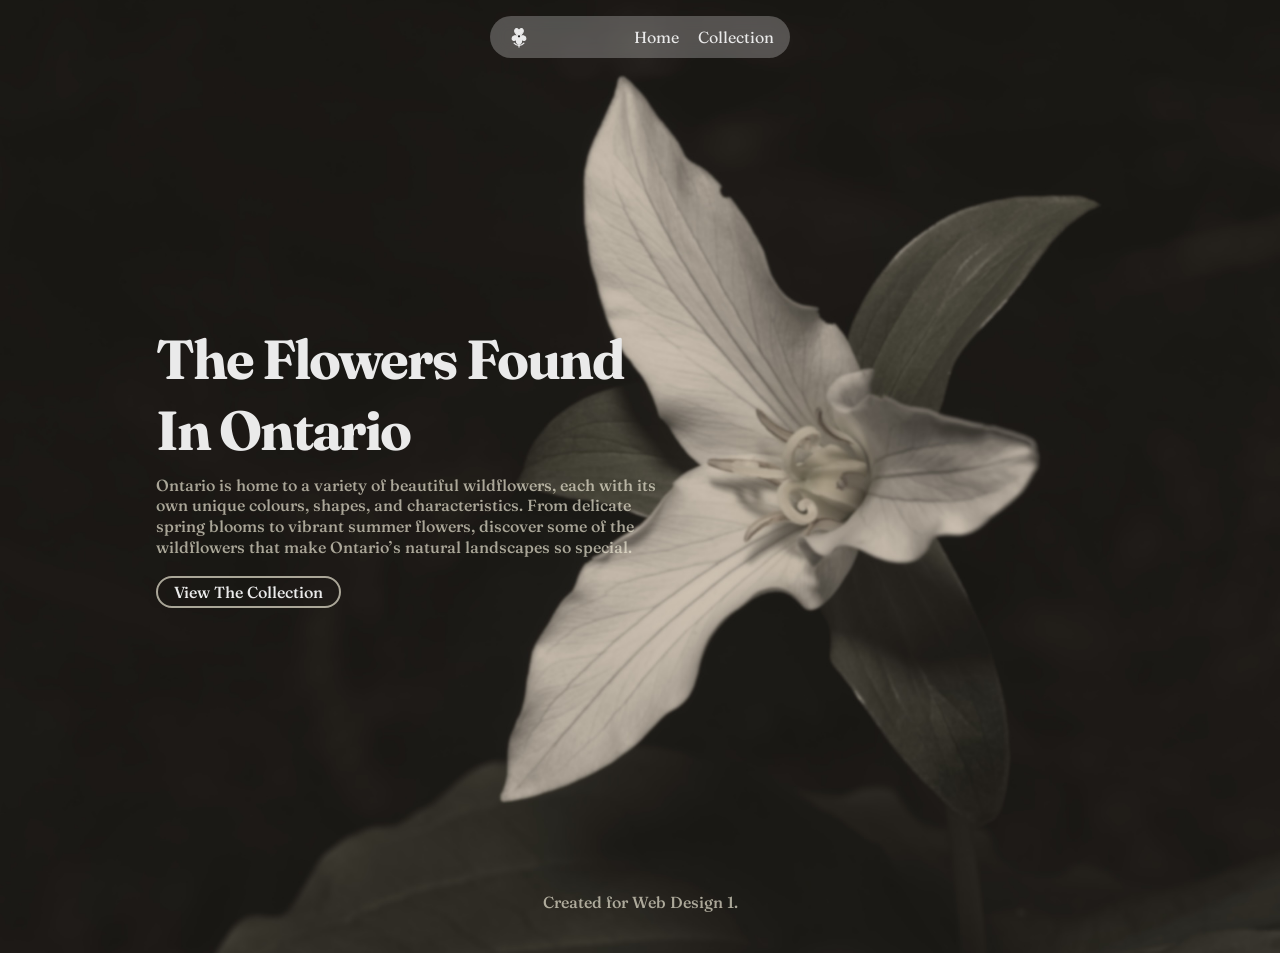
<file: index.html>
<!-- THE FLOWERS FOUND IN ONTARIO -->

<!DOCTYPE html>
<head>
  <title>The Flowers Found In Ontario</title>
  <meta name="viewport" content="width=device-width, initial-scale=1">
  <link rel="stylesheet" href="styles.css">
  <!-- FONTS -->
  <link rel="preconnect" href="https://fonts.googleapis.com">
  <link rel="preconnect" href="https://fonts.gstatic.com" crossorigin>
  <link href="https://fonts.googleapis.com/css2?family=Fraunces:ital,opsz,wght@0,9..144,100..900;1,9..144,100..900&family=Inter:ital,opsz,wght@0,14..32,100..900;1,14..32,100..900&display=swap" rel="stylesheet">
</head>


<body class="home">



  <!-- HEADER -->
  <header>
    <img src="images/collection-icon.svg" alt="Basic Icon">
    <a href="index.html">Home</a>
    <a href="collection.html">Collection</a>
  </header>



  <!-- MAIN CONTENT-->
  <main>

    <div class="max-width"> 
      <h1>The Flowers Found In Ontario</h1>

      <p>Ontario is home to a variety of beautiful wildflowers, each with its own unique colours, shapes, and characteristics. From delicate spring blooms to vibrant summer flowers, discover some of the wildflowers that make Ontario’s natural landscapes so special.</p>
      
      <a href="collection.html" class="button">View The Collection</a>
    </div>

  </main>



  <!-- FOOTER -->
  <footer>
    <p>Created for Web Design 1.</p>
  </footer>



</body>
</file>
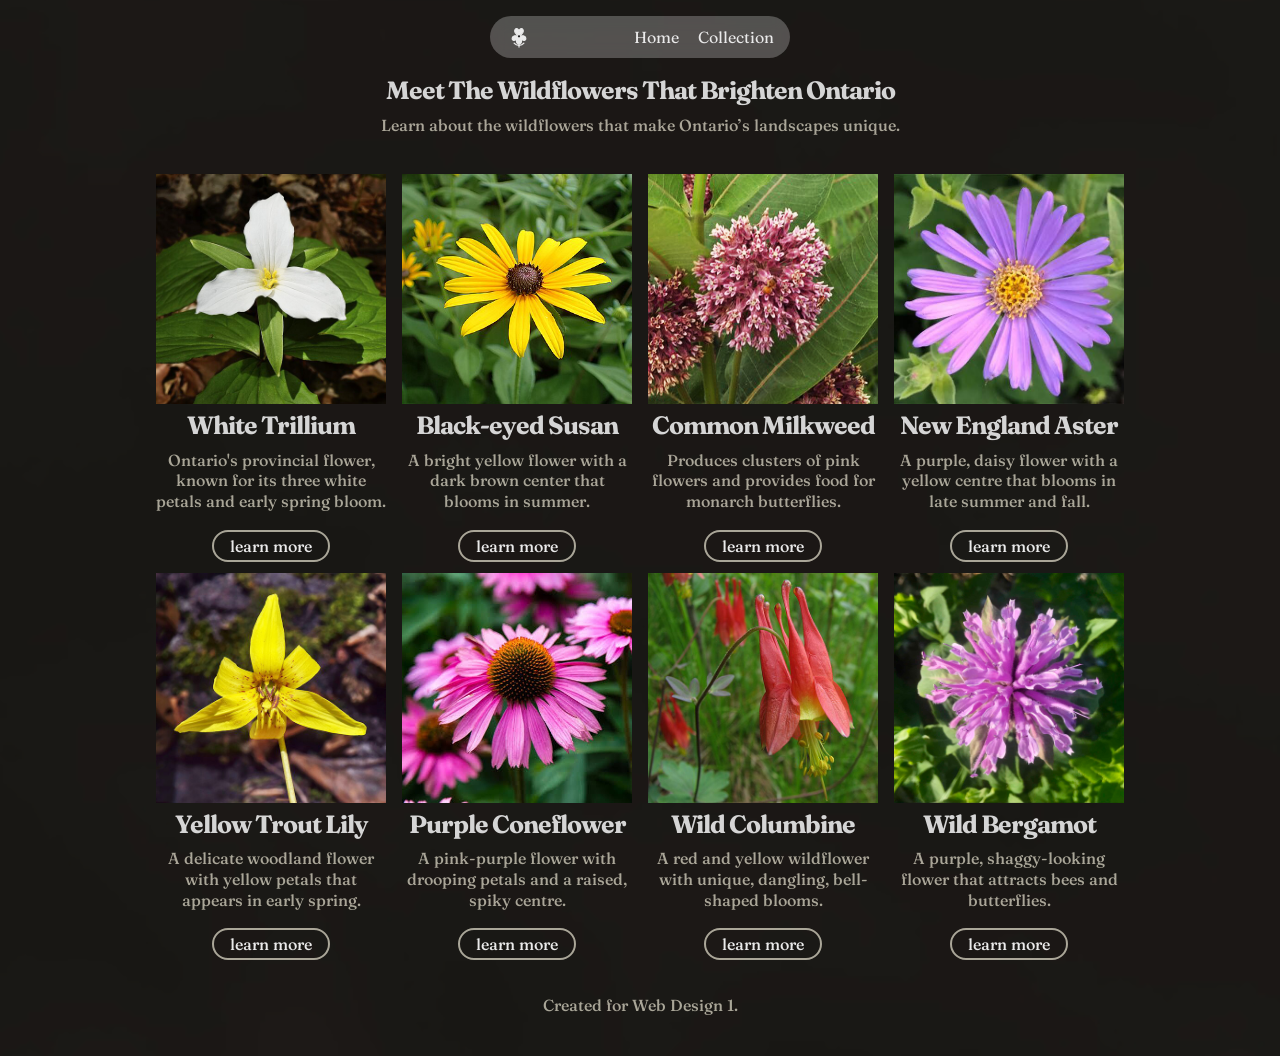
<file: collection.html>
<!-- THE FLOWERS FOUND IN ONTARIO -->

<!DOCTYPE html>
<head>
  <title>Collection | The Flowers Found In Ontario</title>
  <meta name="viewport" content="width=device-width, initial-scale=1">
  <link rel="stylesheet" href="styles.css">
  <!-- FONTS -->
  <link rel="preconnect" href="https://fonts.googleapis.com">
  <link rel="preconnect" href="https://fonts.gstatic.com" crossorigin>
  <link href="https://fonts.googleapis.com/css2?family=Fraunces:ital,opsz,wght@0,9..144,100..900;1,9..144,100..900&family=Inter:ital,opsz,wght@0,14..32,100..900;1,14..32,100..900&display=swap" rel="stylesheet">
</head>


<body class="collection">



  <!-- HEADER -->
  <header>
    <img src="images/collection-icon.svg" alt="Basic Icon">
    <a href="index.html">Home</a>
    <a href="collection.html">Collection</a>
  </header>


  <!-- MAIN CONTENT-->
  <main class="center-content">

    <h2>Meet The Wildflowers That Brighten Ontario</h2>

    <p>Learn about the wildflowers that make Ontario’s landscapes unique.</p>


    <div class="grid">

      <div> 
        <img src="images/trilliumflower.jpg" alt="trillium flower">
        <h2>White Trillium</h2>
        <p>Ontario's provincial flower, known for its three white petals and early spring bloom.</p>
        <a href="https://en.wikipedia.org/wiki/Trillium_grandiflorum" class="button">learn more </a>

      </div>

      <div> 
        <img src="images/blackeyedsusan.jpg" alt="black-eyed susan">
        <h2>Black-eyed Susan</h2>
        <p>A bright yellow flower with a dark brown center that blooms in summer.</p>
        <a href="https://en.wikipedia.org/wiki/Rudbeckia_hirta" class="button">learn more</a>

      </div>

      <div> 
        <img src="images/commonmilkweed.jpg" alt="common milkweed">
        <h2>Common Milkweed</h2>
        <p>Produces clusters of pink flowers and provides food for monarch butterflies.</p>
        <a href="https://en.wikipedia.org/wiki/Asclepias_syriaca" class="button">learn more</a>
        
      </div>

      <div> 
         <img src="images/newenglandaster.jpg" alt="new england aster">
        <h2>New England Aster</h2>
        <p> A purple, daisy flower with a yellow centre that blooms in late summer and fall.</p>
        <a href="https://en.wikipedia.org/wiki/Symphyotrichum_novae-angliae" class="button">learn more</a>

      </div>
      
      <div> 
        <img src="images/yellowtroutlily.jpg" alt="yellow trout lily">
        <h2>Yellow Trout Lily</h2>
        <p>A delicate woodland flower with yellow petals that appears in early spring.</p>
        <a href="https://en.wikipedia.org/wiki/Erythronium_americanum" class="button">learn more</a>

      </div>

      <div> 
        <img src="images/purpleconeflower.jpg" alt="purple coneflower">
        <h2>Purple Coneflower</h2>
        <p>A pink-purple flower with drooping petals and a raised, spiky centre.</p>
        <a href="https://en.wikipedia.org/wiki/Echinacea_purpurea" class="button">learn more</a>

      </div>

      <div> 
        <img src="images/wildcolumbine.jpg" alt="wild columbine">
        <h2>Wild Columbine</h2>
        <p>A red and yellow wildflower with unique, dangling, bell-shaped blooms.</p>
        <a href="https://en.wikipedia.org/wiki/Aquilegia_canadensis" class="button">learn more</a>

      </div>

      <div> 
        <img src="images/wildbergamot.jpg" alt="wild bergamot">
        <h2>Wild Bergamot</h2>
        <p>A purple, shaggy-looking flower that attracts bees and butterflies.</p>
        <a href="https://en.wikipedia.org/wiki/Monarda_fistulosa" class="button">learn more</a>

      </div>

    </div>



  </main>



  <!-- FOOTER -->
  <footer>
    <p>Created for Web Design 1.</p>
  </footer>



</body>
</file>
<file: styles.css>
/* COLLECTION */


* {
  box-sizing: border-box;
}

body {
  background: #000000;
  color: #eaeaea;
  margin: 0;
  padding: 0; 
  line-height: 1.3;
  font-size: 16px;
  min-height: 100vh;
  max-width: 100vw;
  font-family: "Fraunces", serif;
}

img {
  max-width: 100%;
}

.home{
  background-image: url(images/blackandwhitetrillium.jpg);
  background-size: cover;
  background-position: center;
}

.collection{
  background-image: url(images/collectionbackground.jpg);
  background-size: cover;
  background-position: center;
}

main{
  min-height: 90vh;
  max-width: 1000px;
  margin: 0 auto;
  padding: 16px;
  display: grid;
  align-content: center;
}

footer{
  text-align: center;
  padding: 16px;
  color: #757575;
}

header{
  background-color: rgba(255, 255, 255, 25%);
  max-width: 300px;
  margin: 0 auto;
  margin-top: 16px;
  padding: 8px 16px 8px 16px;
  border-radius: 32px;
  position: sticky;
  top: 16px;
  backdrop-filter: blur(8px);
  display: grid;
  grid-template-columns: 2fr 1fr 1fr;
  align-items: center;
}

/* TYPOGRAPHY
--------------------------------------------------- */

h1{
  font-size: 55px;
  margin: 0;
  font-weight: 700;
  letter-spacing: -2px;
}

h2{
  text-align: center;
  font-size: 25px;
  font-weight: 700;
  letter-spacing: -1px;
  opacity: 90%;
  margin: 0;

}

p{
  font-weight: 500;
  color: #f2eddaaa;
  margin-top: 8px;
  margin-bottom: 24px;

}

a{
  color: inherit;
  text-decoration: none;
  transition: 0.5s;
}

a:hover{
  color: #f2eddaaa;
}

.button{
  border: 2px solid #f2eddaaa;
  border-radius: 25px;
  font-weight: 500;
  padding: 4px 16px 4px 16px;
}

.button:hover{
  background-color: #f2eddaaa;
  color: #000000;

}

/* GRID SYSTEM
--------------------------------------------------- */

.grid{
  display: grid;
  grid-template-columns: repeat(auto-fit, minmax(200px, 1fr));
  gap: 16px;
  margin-top: 15px;
}

.max-width{
  max-width: 500px;
}

.center-content{
  text-align: center;
}
</file>
